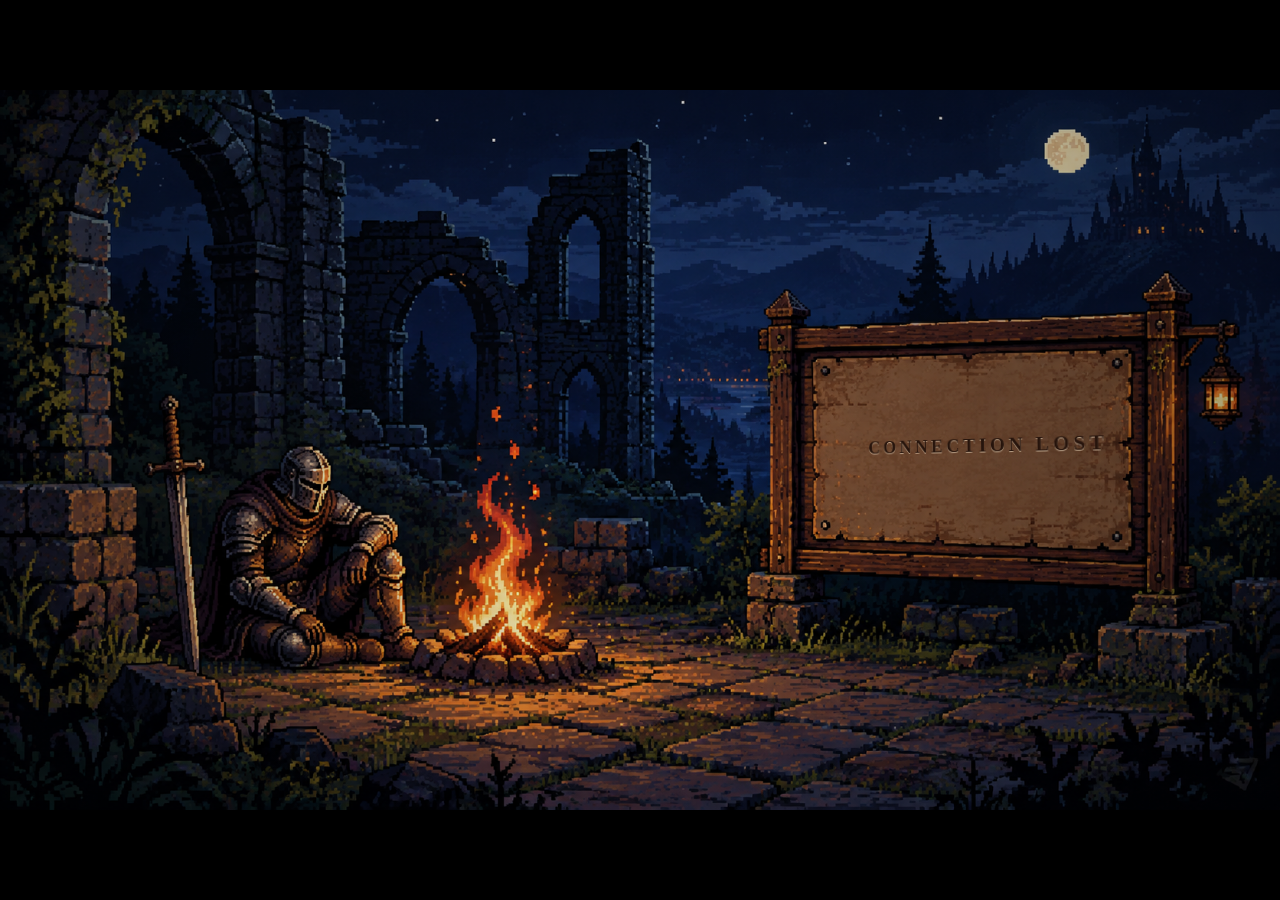
<file: frontend/index.html>
<!DOCTYPE html>
<html lang="en">
<head>
    <meta charset="UTF-8">
    <meta name="viewport" content="width=device-width, initial-scale=1.0, viewport-fit=cover">
    <title>Telemetry Dashboard</title>
    <link rel="stylesheet" href="css/base.css">
    <link rel="stylesheet" href="css/environment.css">
    <link rel="stylesheet" href="css/views.css">
    <link rel="stylesheet" href="css/dev-controls.css">
</head>
<body data-weather="clear-day" data-time-of-day="day">

    <!-- Background Layer -->
    <div id="background-layer">
        <video id="bg-video" autoplay muted loop playsinline poster="assets/bonfire.png">
            <source id="bg-video-src" src="assets/bonfire_day.mp4" type="video/mp4">
        </video>
        <div id="bg-overlay"></div>
    </div>

    <!-- Weather Animation Layer -->
    <div id="weather-layer" aria-hidden="true">
        <canvas id="weather-canvas"></canvas>
        <div id="weather-atmosphere"></div>
    </div>

    <!-- Idle & Media Views -->
    <div id="base-layer">
        <div id="view-idle" class="screen active">
            <div class="idle-pulse">AWAITING TELEMETRY</div>
        </div>

        <div id="view-media" class="screen">
            <div class="media-content">
                <div id="media-source" class="source-label">SPOTIFY</div>
                <h1 id="media-title" class="primary-text">Song Title</h1>
                <h2 id="media-artist" class="secondary-text">Artist Name</h2>
            </div>
        </div>
    </div>

    <!-- Notifications -->
    <div id="notification-popup" class="popup" role="status" aria-live="polite" aria-atomic="true">
        <div class="popup-content">
            <span id="notif-logo" class="notification-logo brand-whatsapp" aria-hidden="true">WA</span>
            <div class="popup-text-group">
                <h2 id="notif-title" class="primary-text popup-title" title="Alert">Alert</h2>
                <p id="notif-body" class="secondary-text popup-body" title="Message Details">Message Details</p>
            </div>
        </div>
    </div>

    <nav class="weather-switcher" aria-label="Weather options" hidden>
        <button type="button" data-weather="clear-day" aria-pressed="true">Clear Day</button>
        <button type="button" data-weather="clear-night" aria-pressed="false">Clear Night</button>
        <button type="button" data-weather="cloudy" aria-pressed="false">Cloudy</button>
        <button type="button" data-weather="foggy" aria-pressed="false">Foggy</button>
        <button type="button" data-weather="rainy" aria-pressed="false">Rainy</button>
        <button type="button" data-weather="snowy" aria-pressed="false">Snowy</button>
        <button type="button" data-weather="stormy" aria-pressed="false">Stormy</button>
    </nav>

    <nav class="state-switcher" aria-label="Mock states" hidden>
        <button type="button" data-state="view-idle" aria-pressed="false">Idle</button>
        <button type="button" data-state="view-media" aria-pressed="false">Media</button>
        <button type="button" data-state="notification-popup" aria-pressed="false">Notification</button>
    </nav>

    <script type="module" src="js/main.js"></script>
</body>
</html>
</file>
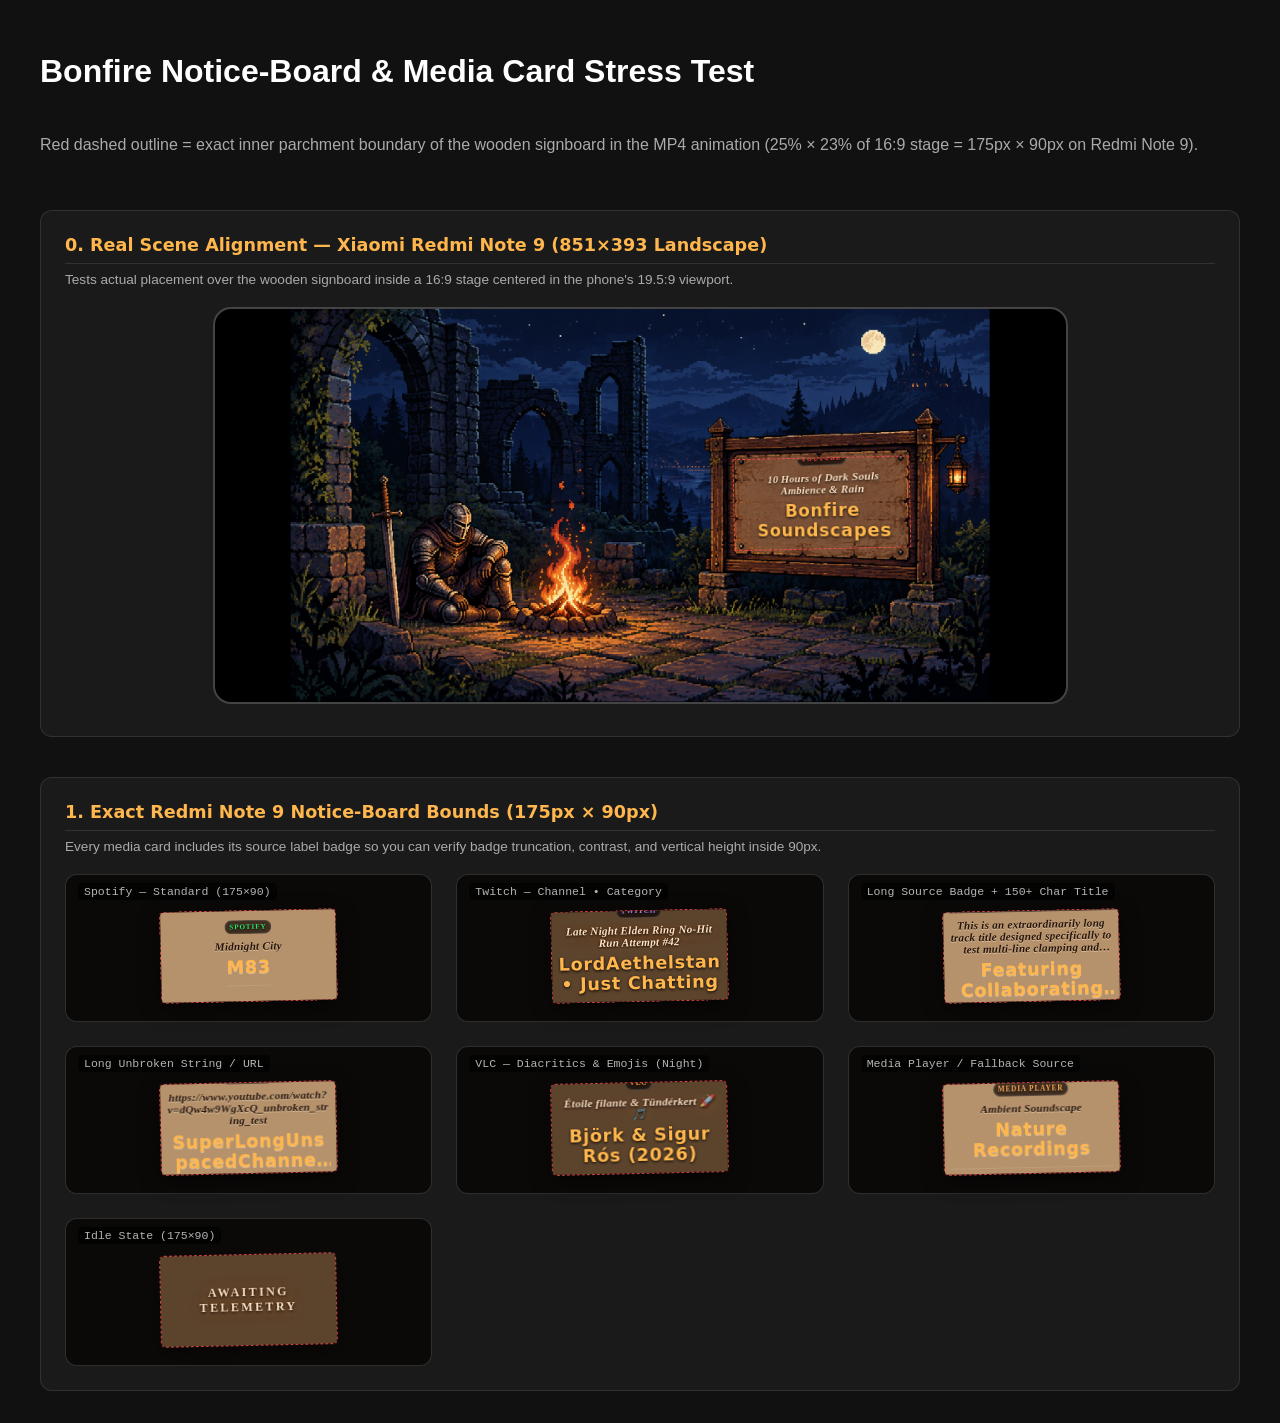
<file: frontend/media-state-stress.html>
<!DOCTYPE html>
<html lang="en">
<head>
    <meta charset="UTF-8">
    <meta name="viewport" content="width=device-width, initial-scale=1.0, viewport-fit=cover">
    <title>Bonfire Notice-Board & Media Stress Test</title>
    <link rel="stylesheet" href="css/base.css">
    <link rel="stylesheet" href="css/environment.css">
    <link rel="stylesheet" href="css/views.css">
    <link rel="stylesheet" href="css/dev-controls.css">
    <style>
        body {
            overflow-y: auto !important;
            height: auto !important;
            padding: 2rem 1rem;
            background: #111;
        }
        .stress-container {
            max-width: 1200px;
            margin: 0 auto;
            display: flex;
            flex-direction: column;
            gap: 2.5rem;
        }
        .stress-section {
            background: rgba(255, 255, 255, 0.04);
            border: 1px solid rgba(255, 255, 255, 0.1);
            border-radius: 12px;
            padding: 1.5rem;
        }
        .stress-section h2 {
            font-family: system-ui, sans-serif;
            font-size: 1.1rem;
            color: #ffb74d;
            margin-top: 0;
            margin-bottom: 0.5rem;
            border-bottom: 1px solid rgba(255, 255, 255, 0.1);
            padding-bottom: 0.5rem;
        }
        .section-note {
            font-size: 0.85rem;
            color: #aaa;
            margin-top: 0;
            margin-bottom: 1.25rem;
        }

        /* --- REAL SCENE SIMULATION (16:9 stage inside Redmi Note 9 19.5:9 frame) --- */
        .device-sim-wrapper {
            overflow-x: auto;
            padding-bottom: 0.5rem;
        }
        .redmi-note-9-frame {
            position: relative;
            width: 851px;
            height: 393px;
            margin: 0 auto;
            background: #000;
            border: 2px solid #444;
            border-radius: 18px;
            overflow: hidden;
        }
        .stage-16-9 {
            position: absolute;
            top: 50%;
            left: 50%;
            transform: translate(-50%, -50%);
            width: calc(393px * (16 / 9)); /* 698.67px */
            height: 393px;
            background: url("assets/bonfire.png") center / 100% 100% no-repeat;
        }
        /* Exact inner parchment boundary of the wooden signboard (left: 76%, top: 49.5%, w: 25%, h: 23%) */
        .board-safe-zone {
            position: absolute;
            top: 49.5%;
            left: 76%;
            width: 25%;
            height: 23%;
            transform: translate(-50%, -50%) rotate(-1.25deg);
            outline: 1.5px dashed rgba(255, 80, 80, 0.85);
            pointer-events: none;
            z-index: 5;
        }
        .stage-16-9 .screen {
            top: 49.5%;
            left: 76%;
            width: 25%;
            max-width: 25%;
            height: 23%;
            max-height: 23%;
            padding: 4px 6px;
            opacity: 1 !important;
        }

        /* --- ISOLATED NOTICE-BOARD PROPORTION CARDS --- */
        .grid-variants {
            display: grid;
            grid-template-columns: repeat(auto-fit, minmax(280px, 1fr));
            gap: 1.5rem;
            align-items: center;
        }
        .viewport-frame {
            background: #0b0908;
            border: 1px solid rgba(255, 255, 255, 0.15);
            border-radius: 12px;
            padding: 2.25rem 1rem 1.25rem;
            position: relative;
            display: flex;
            align-items: center;
            justify-content: center;
        }
        .viewport-label {
            position: absolute;
            top: 8px;
            left: 12px;
            font-family: monospace;
            font-size: 0.72rem;
            color: rgba(255, 255, 255, 0.7);
            background: rgba(0, 0, 0, 0.65);
            padding: 2px 6px;
            border-radius: 4px;
            z-index: 10;
        }
        /* Exact Redmi Note 9 inner parchment size: 175px x 90px */
        .board-box-phone {
            position: relative !important;
            top: auto !important;
            left: auto !important;
            transform: rotate(-1.25deg) !important;
            opacity: 1 !important;
            width: 175px !important;
            max-width: 175px !important;
            height: 90px !important;
            max-height: 90px !important;
            min-height: 0 !important;
            padding: 4px 6px !important;
            border-radius: 4px !important;
            outline: 1.5px dashed rgba(255, 80, 80, 0.8);
            background: #b5926b;
            box-shadow: 0 6px 20px rgba(0, 0, 0, 0.6);
            pointer-events: auto !important;
        }
        .board-box-phone.is-night {
            --board-title-color: #ffe2c4;
            --board-title-shadow: 0 1px 3px rgba(0, 0, 0, 0.95), 0 0 14px rgba(255, 140, 0, 0.35);
            --board-sub-color: #dfb48c;
            --board-sub-shadow: 0 1px 3px rgba(0, 0, 0, 0.95);
            --board-badge-bg: rgba(12, 8, 6, 0.72);
            background: #5c432c;
        }
    </style>
</head>
<body data-weather="clear-day" data-time-of-day="day">

    <div class="stress-container">
        <h1>Bonfire Notice-Board & Media Card Stress Test</h1>
        <p style="color: #aaa; margin-top: -1rem;">Red dashed outline = exact inner parchment boundary of the wooden signboard in the MP4 animation (25% × 23% of 16:9 stage = 175px × 90px on Redmi Note 9).</p>

        <!-- Section 0: Real Redmi Note 9 Scene Overlay -->
        <div class="stress-section">
            <h2>0. Real Scene Alignment — Xiaomi Redmi Note 9 (851×393 Landscape)</h2>
            <p class="section-note">Tests actual placement over the wooden signboard inside a 16:9 stage centered in the phone's 19.5:9 viewport.</p>
            <div class="device-sim-wrapper">
                <div class="redmi-note-9-frame" data-time-of-day="night">
                    <div class="stage-16-9">
                        <div class="board-safe-zone" title="Inner Parchment Safe Zone"></div>
                        <div class="screen active" style="--board-title-color: #ffe2c4; --board-title-shadow: 0 1px 3px rgba(0,0,0,0.95); --board-sub-color: #dfb48c; --board-sub-shadow: 0 1px 3px rgba(0,0,0,0.95); --board-badge-bg: rgba(12,8,6,0.72);">
                            <div class="media-content">
                                <div class="source-label brand-youtube">YOUTUBE</div>
                                <h1 class="primary-text">10 Hours of Dark Souls Ambience & Rain</h1>
                                <h2 class="secondary-text">Bonfire Soundscapes</h2>
                            </div>
                        </div>
                    </div>
                </div>
            </div>
        </div>

        <!-- Section 1: Exact 175x90 Parchment Bounds Stress -->
        <div class="stress-section">
            <h2>1. Exact Redmi Note 9 Notice-Board Bounds (175px × 90px)</h2>
            <p class="section-note">Every media card includes its source label badge so you can verify badge truncation, contrast, and vertical height inside 90px.</p>
            <div class="grid-variants">

                <!-- Spotify -->
                <div class="viewport-frame">
                    <span class="viewport-label">Spotify — Standard (175×90)</span>
                    <div class="screen active board-box-phone">
                        <div class="media-content">
                            <div class="source-label brand-spotify">SPOTIFY</div>
                            <h1 class="primary-text">Midnight City</h1>
                            <h2 class="secondary-text">M83</h2>
                        </div>
                    </div>
                </div>

                <!-- Twitch (Channel • Category) -->
                <div class="viewport-frame">
                    <span class="viewport-label">Twitch — Channel • Category</span>
                    <div class="screen active board-box-phone is-night">
                        <div class="media-content">
                            <div class="source-label brand-twitch">TWITCH</div>
                            <h1 class="primary-text">Late Night Elden Ring No-Hit Run Attempt #42</h1>
                            <h2 class="secondary-text">LordAethelstan • Just Chatting</h2>
                        </div>
                    </div>
                </div>

                <!-- Long Source Label + Long Title & Artist -->
                <div class="viewport-frame">
                    <span class="viewport-label">Long Source Badge + 150+ Char Title</span>
                    <div class="screen active board-box-phone">
                        <div class="media-content">
                            <div class="source-label brand-default">MUSIC.YOUTUBE.COM (LONG SOURCE)</div>
                            <h1 class="primary-text">This is an extraordinarily long track title designed specifically to test multi-line clamping and height overflow inside 90px.</h1>
                            <h2 class="secondary-text">Featuring Collaborating Artist One, Collaborating Artist Two & Orchestra</h2>
                        </div>
                    </div>
                </div>

                <!-- Long Unbroken String / URL -->
                <div class="viewport-frame">
                    <span class="viewport-label">Long Unbroken String / URL</span>
                    <div class="screen active board-box-phone">
                        <div class="media-content">
                            <div class="source-label brand-youtube">YOUTUBE</div>
                            <h1 class="primary-text">https://www.youtube.com/watch?v=dQw4w9WgXcQ_unbroken_string_test</h1>
                            <h2 class="secondary-text">SuperLongUnspacedChannelName2026</h2>
                        </div>
                    </div>
                </div>

                <!-- VLC Diacritics & Emojis -->
                <div class="viewport-frame">
                    <span class="viewport-label">VLC — Diacritics & Emojis (Night)</span>
                    <div class="screen active board-box-phone is-night">
                        <div class="media-content">
                            <div class="source-label brand-vlc">VLC</div>
                            <h1 class="primary-text">Étoile filante & Tündérkert 🚀 🎵</h1>
                            <h2 class="secondary-text">Björk & Sigur Rós (2026)</h2>
                        </div>
                    </div>
                </div>

                <!-- Windows Media Player / Default Fallback -->
                <div class="viewport-frame">
                    <span class="viewport-label">Media Player / Fallback Source</span>
                    <div class="screen active board-box-phone">
                        <div class="media-content">
                            <div class="source-label brand-default">MEDIA PLAYER</div>
                            <h1 class="primary-text">Ambient Soundscape</h1>
                            <h2 class="secondary-text">Nature Recordings</h2>
                        </div>
                    </div>
                </div>

                <!-- Idle State -->
                <div class="viewport-frame">
                    <span class="viewport-label">Idle State (175×90)</span>
                    <div class="screen active board-box-phone is-night">
                        <div class="idle-pulse">AWAITING TELEMETRY</div>
                    </div>
                </div>

            </div>
        </div>

    </div>

</body>
</html>
</file>
<file: frontend/css/base.css>
:root {
    --variant-top: 49.5%;
    --variant-left: 76.5%;
    --variant-perspective: 380px;
    --variant-rotate-x: 1.5deg;
    --variant-rotate-y: -14deg;
    --variant-rotate: -1.25deg;
    --variant-max-width: 27%;
    --variant-scale: 1;
    --variant-opacity: 1;

    /* Day default: dark painted ink on sunlit parchment */
    --board-title-color: #26140c;
    --board-title-shadow: 0 1px 0 rgba(255, 236, 208, 0.55);
    --board-sub-color: #462819;
    --board-sub-shadow: 0 1px 0 rgba(255, 236, 208, 0.45);
    --board-badge-bg: rgba(28, 16, 10, 0.76);
}

body[data-time-of-day="night"] {
    /* Night: warm firelit ink with dark grounding shadow */
    --board-title-color: #ffe2c4;
    --board-title-shadow: 0 1px 3px rgba(0, 0, 0, 0.95), 0 0 14px rgba(255, 140, 0, 0.35);
    --board-sub-color: #dfb48c;
    --board-sub-shadow: 0 1px 3px rgba(0, 0, 0, 0.95);
    --board-badge-bg: rgba(12, 8, 6, 0.72);
}

body {
    background-color: #000;
    color: #ffffff;
    font-family: -apple-system, BlinkMacSystemFont, "Segoe UI", Roboto, Helvetica, Arial, sans-serif;
    margin: 0;
    overflow: hidden;
    height: 100vh;
    height: 100dvh;
    -webkit-text-size-adjust: 100%;
}

/* --- TYPOGRAPHY & BRANDING --- */
.source-label {
    font-family: "Palatino Linotype", "Book Antiqua", Palatino, serif;
    font-size: clamp(0.45rem, 3cqi, 0.7rem);
    font-style: normal;
    font-weight: 700;
    background: var(--board-badge-bg);
    padding: 2px 4px;
    border-radius: 999px;
    border: 1px solid rgba(255, 255, 255, 0.14);
    margin-top: 2px;
    margin-bottom: 1px;
    text-transform: uppercase;
    letter-spacing: 0.12em;
    text-shadow: 0 1px 2px rgba(0, 0, 0, 0.9);
    transition-property: background-color, color;
    transition-duration: 400ms;
    transition-timing-function: ease;
    max-width: 100%;
    overflow: hidden;
    text-overflow: ellipsis;
    white-space: nowrap;
}

.primary-text {
    font-family: "Palatino Linotype", "Book Antiqua", Palatino, serif;
    font-weight: 700;
    font-style: italic;
    letter-spacing: 0.02em;
    color: var(--board-title-color);
    text-shadow: var(--board-title-shadow);
    font-size: clamp(0.7rem, 6cqi, 1.35rem);
    line-height: 1.1;
    margin: 0.1rem 0;
    transition-property: color, text-shadow;
    transition-duration: 400ms;
    transition-timing-function: ease;
    overflow-wrap: break-word;
    word-break: break-word;
    min-width: 0;
    max-width: 100%;
    display: -webkit-box;
    -webkit-line-clamp: 3;
    -webkit-box-orient: vertical;
    overflow: hidden;
}

.secondary-text {
    font-family: "Palatino Linotype", "Book Antiqua", Palatino, serif;
    font-weight: 600;
    color: var(--board-sub-color);
    text-shadow: var(--board-sub-shadow);
    letter-spacing: 0.04em;
    font-size: clamp(0.55rem, 4.5cqi, 0.9rem);
    margin: 0;
    transition-property: color, text-shadow;
    transition-duration: 400ms;
    transition-timing-function: ease;
    overflow-wrap: break-word;
    word-break: break-word;
    min-width: 0;
    max-width: 100%;
    display: -webkit-box;
    -webkit-line-clamp: 2;
    -webkit-box-orient: vertical;
    overflow: hidden;
}

.brand-spotify { color: #2ee66b; }
.brand-youtube { color: #ff5252; }
.brand-twitch { color: #b388ff; }
.brand-whatsapp { color: #39e578; }
.brand-vlc { color: #ffa033; }
.brand-default { color: #ffad5c; }

.idle-pulse {
    color: var(--board-title-color);
    text-shadow: var(--board-title-shadow);
    font-family: "Palatino Linotype", "Book Antiqua", Palatino, serif;
    letter-spacing: 0.2em;
    text-transform: uppercase;
    font-size: clamp(0.75rem, 6cqi, 1.2rem);
    font-weight: 700;
    animation: pulse 2s infinite;
    transition-property: color, text-shadow;
    transition-duration: 400ms;
    transition-timing-function: ease;
}

@keyframes pulse {
    0% { opacity: 0.45; }
    50% { opacity: 1; }
    100% { opacity: 0.45; }
}

@media (prefers-reduced-motion: reduce) {
    .idle-pulse {
        animation: none;
        opacity: 0.85;
    }
}

/* --- SHORT TITLE SCALING --- */
.media-content.is-short-title .source-label {
    font-size: clamp(0.55rem, 3.8cqi, 0.85rem);
    padding: 3px 8px;
}

.media-content.is-short-title .primary-text {
    font-size: clamp(0.95rem, 9cqi, 1.85rem);
    line-height: 1.05;
}

.media-content.is-short-title .secondary-text {
    font-size: clamp(0.7rem, 6.2cqi, 1.15rem);
}
</file>
<file: frontend/css/environment.css>
/* --- BACKGROUND LAYER --- */
#background-layer {
    position: fixed;
    top: 50%;
    left: 50%;
    transform: translate(-50%, -50%);
    width: min(100vw, calc(100dvh * (16 / 9)));
    height: min(100dvh, calc(100vw * (9 / 16)));
    z-index: -1;
    overflow: hidden;
}

#bg-video {
    position: absolute;
    inset: 0;
    width: 100%;
    height: 100%;
    object-fit: fill;
    transition: opacity 0.2s ease, filter 0.8s ease;
}

#bg-overlay {
    position: absolute;
    inset: 0;
    background: radial-gradient(circle at center, transparent 0%, rgba(0, 0, 0, 0.4) 100%);
    pointer-events: none;
}

/* --- WEATHER ANIMATION LAYER --- */
#weather-layer {
    position: fixed;
    top: 50%;
    left: 50%;
    transform: translate(-50%, -50%);
    width: min(100vw, calc(100dvh * (16 / 9)));
    height: min(100dvh, calc(100vw * (9 / 16)));
    z-index: 0;
    overflow: hidden;
    pointer-events: none;
}

#weather-layer * {
    pointer-events: none;
}

#weather-canvas {
    position: absolute;
    inset: 0;
    width: 100%;
    height: 100%;
    image-rendering: pixelated;
    image-rendering: crisp-edges;
    pointer-events: none;
}

#weather-atmosphere {
    position: absolute;
    inset: 0;
    opacity: 0;
    transition: opacity 0.8s ease, background 0.8s ease;
}

body[data-weather="rainy"] #bg-video {
    filter: brightness(0.75) saturate(0.82);
}

body[data-weather="rainy"][data-time-of-day="day"] #weather-atmosphere {
    opacity: 1;
    background: rgba(24, 38, 58, 0.28);
}

body[data-weather="rainy"][data-time-of-day="night"] #weather-atmosphere {
    opacity: 1;
    background: rgba(8, 14, 24, 0.2);
}

body[data-weather="cloudy"] #bg-video {
    filter: brightness(0.86) saturate(0.84);
}

body[data-weather="cloudy"] #weather-atmosphere {
    opacity: 1;
    background: linear-gradient(
        to bottom,
        rgba(28, 38, 54, 0.3) 0%,
        rgba(28, 38, 54, 0.08) 55%,
        transparent 100%
    );
}

body[data-weather="foggy"] #bg-video {
    filter: brightness(0.84) contrast(0.86) saturate(0.76);
}

body[data-weather="foggy"] #weather-atmosphere {
    opacity: 1;
    background:
        radial-gradient(
            circle at 50% 62%,
            rgba(255, 175, 95, 0.09) 0%,
            rgba(132, 160, 182, 0.17) 46%,
            rgba(22, 34, 48, 0.46) 100%
        ),
        linear-gradient(
            to top,
            rgba(155, 180, 200, 0.24) 0%,
            transparent 45%
        );
}

body[data-weather="snowy"][data-time-of-day="day"] #weather-atmosphere {
    opacity: 1;
    background: rgba(210, 226, 245, 0.16);
}

body[data-weather="snowy"][data-time-of-day="night"] #weather-atmosphere {
    opacity: 1;
    background: rgba(14, 24, 42, 0.2);
}

body[data-weather="stormy"] #bg-video {
    filter: brightness(0.68) contrast(1.06) saturate(0.75);
}

body[data-weather="stormy"] #weather-atmosphere {
    opacity: 1;
    background: rgba(8, 12, 22, 0.32);
}

@media (prefers-reduced-motion: reduce) {
    #weather-layer {
        display: none;
    }
}
</file>
<file: frontend/css/views.css>
body,
.screen,
#notification-popup {
    transition-property: background-color, color, border-color, box-shadow, transform, top, left;
    transition-duration: 250ms;
    transition-timing-function: cubic-bezier(0.2, 0, 0, 1);
}

/* --- BASE LAYER (Media & Idle) --- */
#base-layer {
    position: fixed;
    top: 50%;
    left: 50%;
    transform: translate(-50%, -50%);
    width: min(100vw, calc(100dvh * (16 / 9)));
    height: min(100dvh, calc(100vw * (9 / 16)));
    z-index: 1;
    transition-property: filter, opacity;
    transition-duration: 800ms;
    transition-timing-function: ease;
}

/* Match signboard text brightness to ambient weather lighting */
body[data-weather="cloudy"] #base-layer,
body[data-weather="foggy"] #base-layer {
    filter: brightness(0.9);
}

body[data-weather="rainy"] #base-layer {
    filter: brightness(0.84) saturate(0.9);
}

body[data-weather="stormy"] #base-layer {
    filter: brightness(0.74) saturate(0.85);
}

.screen {
    position: absolute;
    top: var(--variant-top);
    left: var(--variant-left);
    transform:
        translate(-50%, -50%)
        perspective(var(--variant-perspective))
        rotateY(var(--variant-rotate-y))
        rotateX(var(--variant-rotate-x))
        rotateZ(var(--variant-rotate))
        scale(var(--variant-scale));
    transform-style: preserve-3d;
    backface-visibility: hidden;
    box-sizing: border-box;
    width: var(--variant-max-width);
    min-height: 0;
    display: flex;
    flex-direction: column;
    justify-content: center;
    align-items: center;
    max-width: 27%;
    max-height: 24%;
    min-width: 0;
    overflow: hidden;
    padding: 1.2% 0.75%;
    border-radius: 8px;
    text-align: center;
    opacity: 0;
    transition-property: opacity, transform, top, left;
    transition-duration: 300ms;
    transition-timing-function: cubic-bezier(0.2, 0, 0, 1);
    pointer-events: none;
    border: none;
    color: var(--board-title-color);
    container-type: inline-size;
}

.screen.active {
    opacity: var(--variant-opacity);
}

.media-content {
    display: flex;
    flex-direction: column;
    align-items: center;
    gap: 0.2rem;
    width: 100%;
    max-width: 100%;
    min-width: 0;
    box-sizing: border-box;
    opacity: 1;
    transition-property: opacity, transform;
    transition-duration: 180ms;
    transition-timing-function: ease-out;
}

.media-content.is-short-title {
    gap: 0.35rem;
}

.media-content.is-changing {
    opacity: 0;
    transform: translateY(4px);
    transition-duration: 120ms;
}

/* --- POPUP LAYER (Notifications) --- */
#notification-popup {
    position: absolute;
    top: max(20px, env(safe-area-inset-top));
    left: 50%;
    box-sizing: border-box;
    width: min(520px, calc(100vw - 24px));
    transform: translateX(-50%) translateY(-20px);
    background: rgba(24, 20, 18, 0.92);
    backdrop-filter: blur(12px);
    -webkit-backdrop-filter: blur(12px);
    border: 1px solid rgba(255, 234, 212, 0.14);
    padding: 0.75rem 1rem;
    border-radius: 12px;
    box-shadow: 0 8px 32px rgba(0, 0, 0, 0.5);
    text-align: start;
    opacity: 0;
    z-index: 100;
    overflow-y: auto;
    overscroll-behavior: contain;
    transition-property: opacity, transform;
    transition-duration: 200ms;
    transition-timing-function: ease-out;
}

#notification-popup.show {
    opacity: 1;
    transform: translateX(-50%) translateY(0);
    transition-duration: 400ms;
    transition-timing-function: cubic-bezier(0.2, 0, 0, 1);
}

.popup-content {
    display: flex;
    align-items: center;
    gap: 0.875rem;
    width: 100%;
    min-width: 0;
}

.notification-logo {
    width: 40px;
    height: 40px;
    border-radius: 50%;
    display: flex;
    align-items: center;
    justify-content: center;
    font-weight: 700;
    font-size: 0.85rem;
    background: rgba(255, 255, 255, 0.08);
    border: 1px solid rgba(255, 255, 255, 0.16);
    flex-shrink: 0;
    text-shadow: 0 1px 2px rgba(0, 0, 0, 0.8);
}

.popup-text-group {
    display: flex;
    flex-direction: column;
    min-width: 0;
    flex: 1;
    gap: 0.15rem;
}

/* Keep popup text light against its dark card regardless of day/night board ink */
#notification-popup .primary-text {
    color: #ffe2c4;
    text-shadow: 0 1px 2px rgba(0, 0, 0, 0.85);
    font-size: 1.05rem;
    margin: 0;
    overflow: hidden;
    text-overflow: ellipsis;
    white-space: nowrap;
}

#notification-popup .secondary-text {
    color: #dfb48c;
    text-shadow: 0 1px 2px rgba(0, 0, 0, 0.85);
    font-size: 0.9rem;
    margin: 0;
    overflow: hidden;
    text-overflow: ellipsis;
    white-space: nowrap;
}

@media (prefers-reduced-motion: reduce) {
    body,
    .screen,
    #notification-popup,
    #base-layer,
    .media-content {
        transition: none !important;
    }
    #notification-popup {
        transform: translateX(-50%) translateY(0);
    }
    #notification-popup.show {
        opacity: 1;
    }
    .screen.active {
        opacity: var(--variant-opacity);
    }
}
</file>
<file: frontend/css/dev-controls.css>
/* --- UI CONTROLS (MOCK INTERFACE) --- */
.weather-switcher {
    position: fixed;
    display: flex;
    flex-wrap: nowrap;
    justify-content: center;
    gap: 0.3rem;
    padding: 0.3rem 0.4rem;
    background: rgba(0, 0, 0, 0.8);
    border-radius: 999px;
    z-index: 1000;
    bottom: max(12px, env(safe-area-inset-bottom));
    left: 50%;
    transform: translateX(-50%);
    backdrop-filter: blur(8px);
    -webkit-backdrop-filter: blur(8px);
    max-width: 96vw;
    overflow-x: auto;
}

.state-switcher {
    position: fixed;
    display: flex;
    flex-wrap: nowrap;
    gap: 0.3rem;
    padding: 0.3rem 0.4rem;
    background: rgba(0, 0, 0, 0.8);
    border-radius: 999px;
    z-index: 1000;
    bottom: calc(max(12px, env(safe-area-inset-bottom)) + 38px);
    left: 50%;
    transform: translateX(-50%);
    backdrop-filter: blur(8px);
    -webkit-backdrop-filter: blur(8px);
}

button {
    background: transparent;
    border: 1px solid rgba(255, 255, 255, 0.2);
    color: rgba(255, 255, 255, 0.6);
    padding: 0.25rem 0.6rem;
    border-radius: 999px;
    cursor: pointer;
    font-size: 0.68rem;
    white-space: nowrap;
    -webkit-tap-highlight-color: transparent;
    transition-property: background-color, color, border-color, transform;
    transition-duration: 150ms;
    transition-timing-function: ease-out;
}

.weather-switcher[hidden],
.state-switcher[hidden] {
    display: none;
}

@media (hover: hover) {
    button:hover {
        color: #fff;
        border-color: #fff;
    }
}

button:active:not(:disabled) {
    transform: scale(0.96);
}

button[aria-pressed="true"] {
    background: #fff;
    color: #000;
    border-color: #fff;
}

@media (prefers-reduced-motion: reduce) {
    button {
        transition: none !important;
    }
    button:active:not(:disabled) {
        transform: none;
    }
}
</file>
